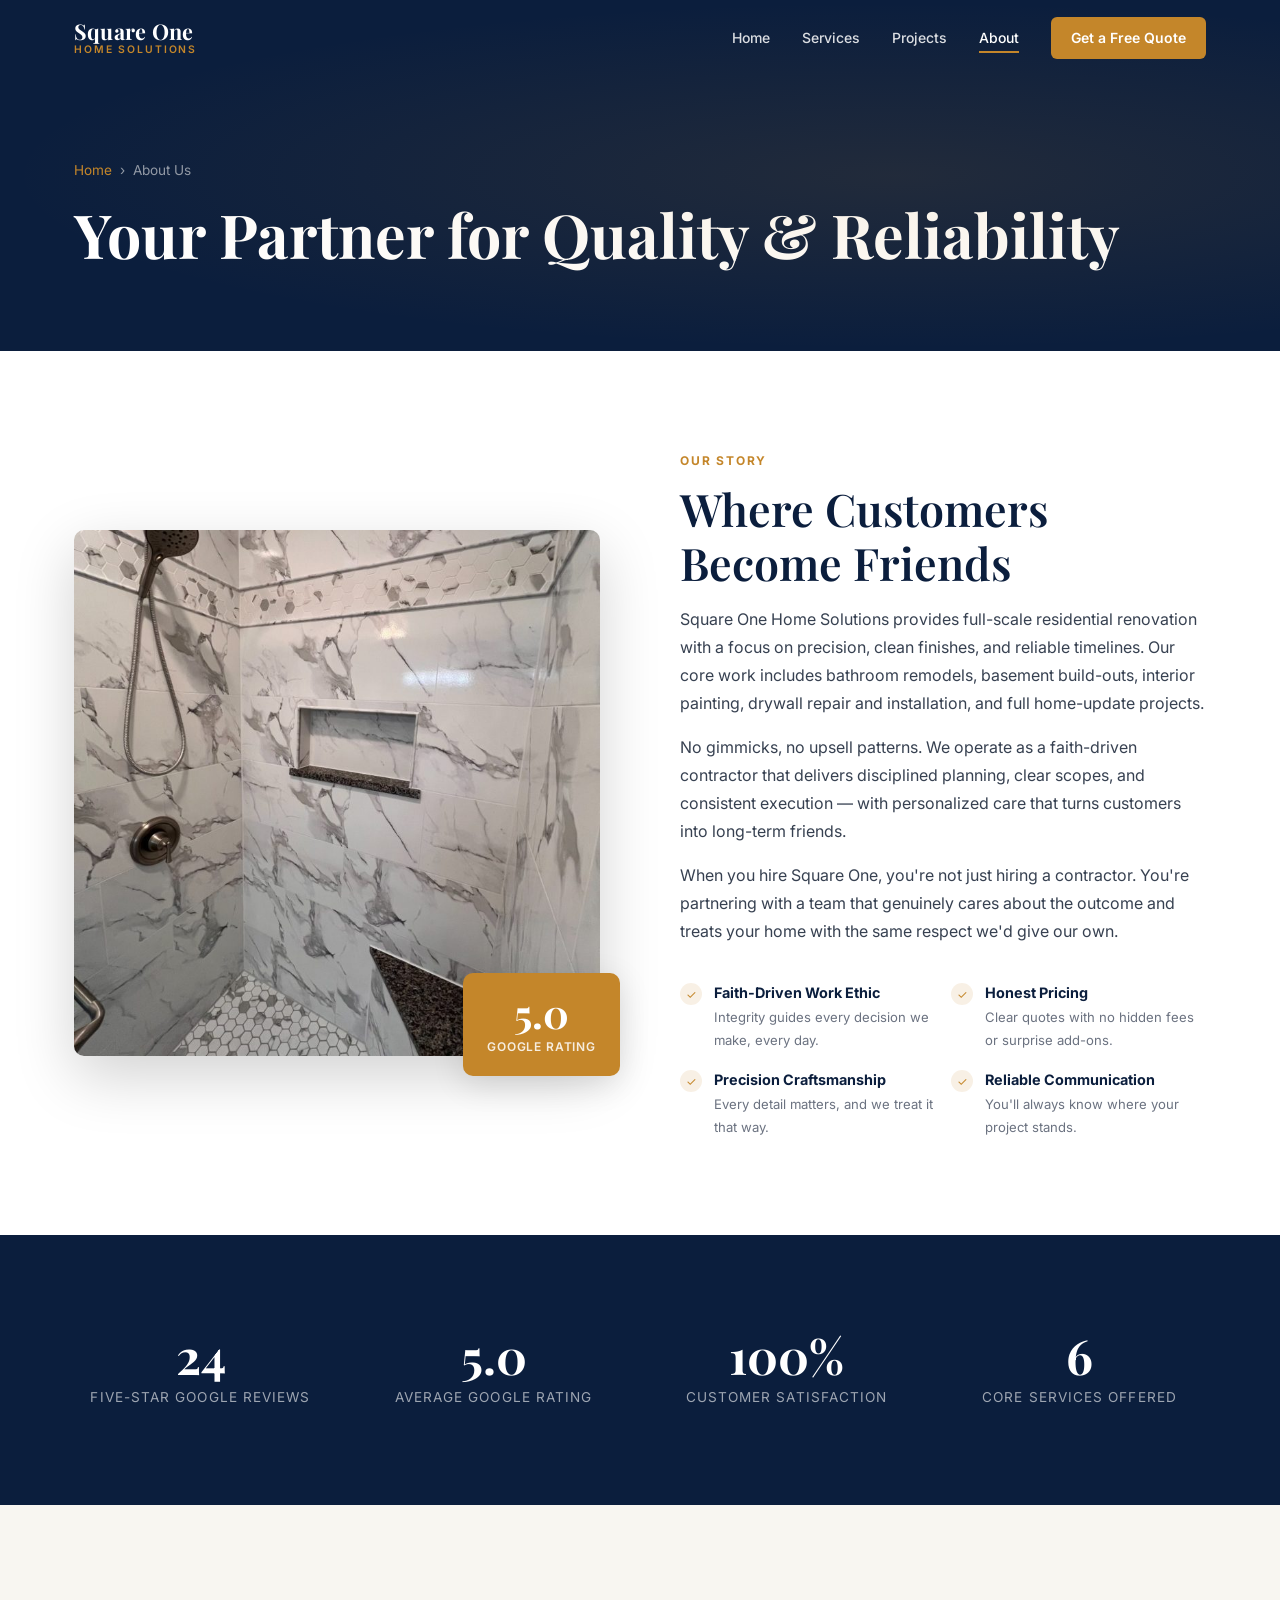
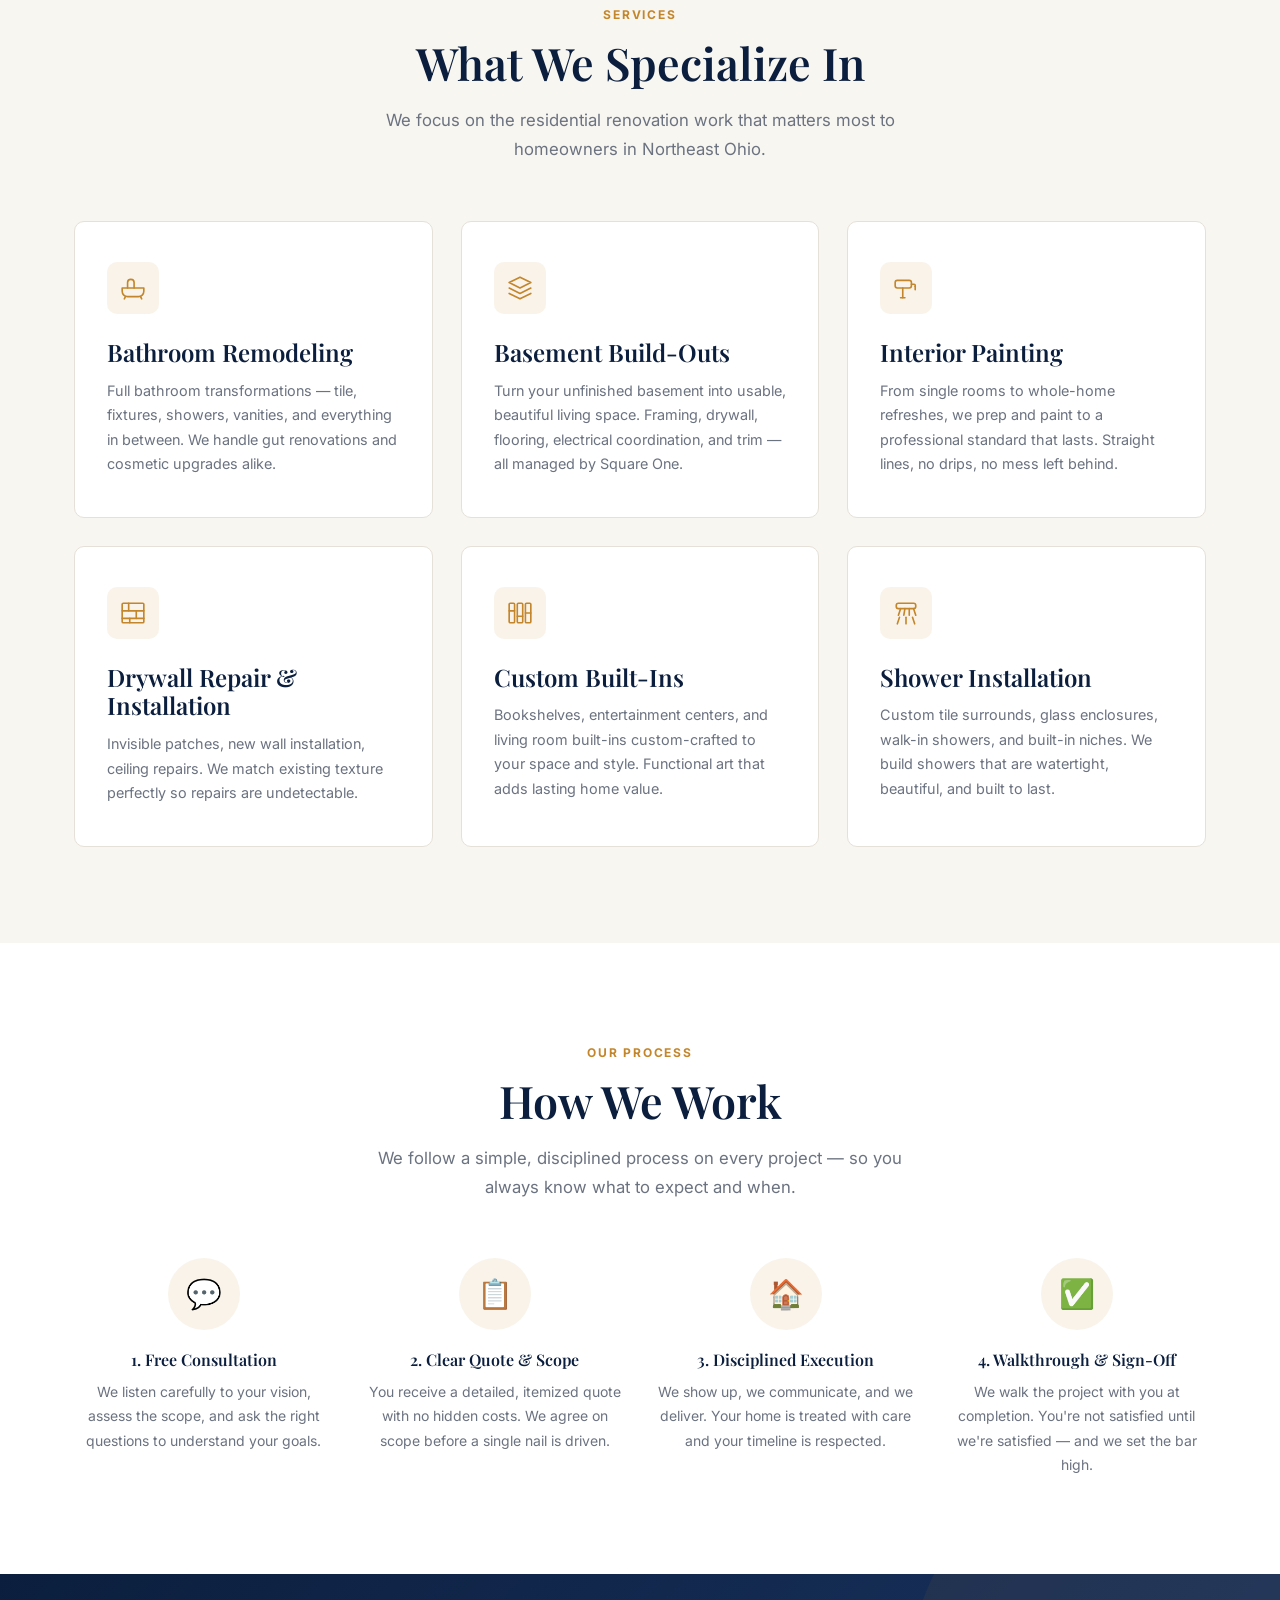
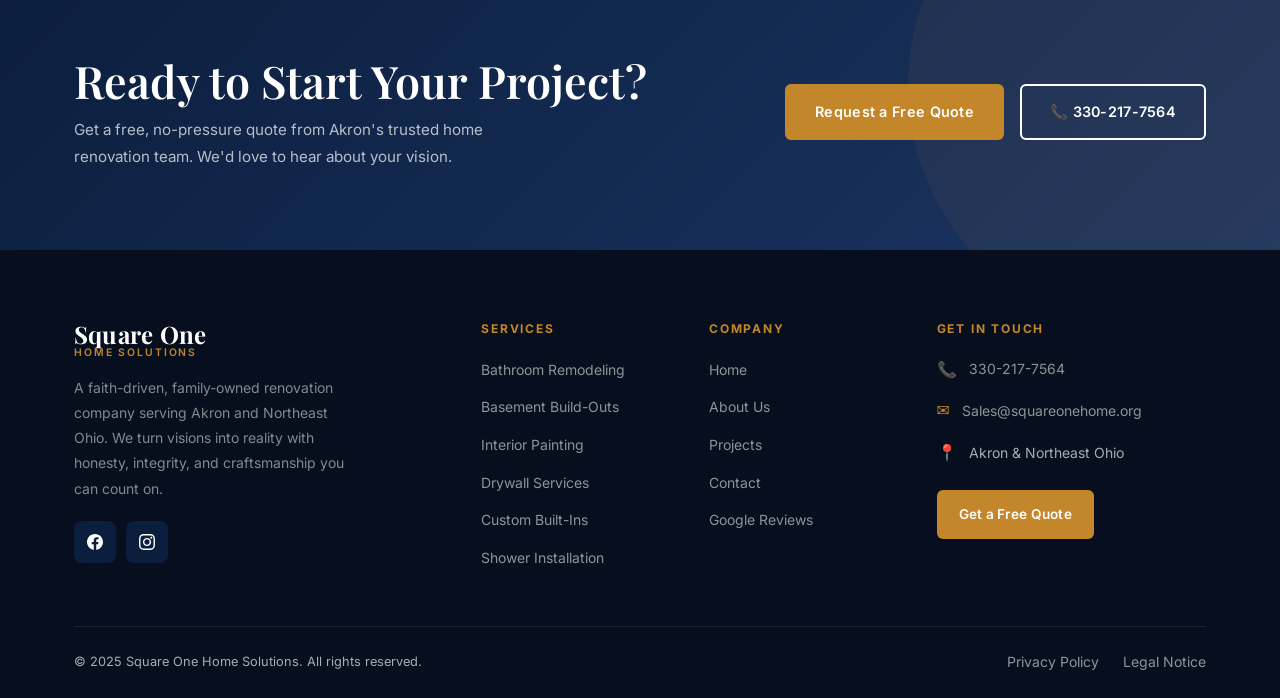
<file: about.html>
<!DOCTYPE html>
<html lang="en">
<head>
  <meta charset="UTF-8">
  <meta name="viewport" content="width=device-width, initial-scale=1.0">

  <title>About Us | Square One Home Solutions — Akron, OH Renovation Contractor</title>
  <meta name="description" content="Learn about Square One Home Solutions, Akron Ohio's faith-driven, family-owned home renovation contractor. Precision craftsmanship, honest pricing, and 24 five-star Google reviews.">
  <meta name="robots" content="index, follow">
  <link rel="canonical" href="https://www.squareonehome.org/about.html">

  <meta property="og:type" content="website">
  <meta property="og:url" content="https://www.squareonehome.org/about.html">
  <meta property="og:title" content="About Square One Home Solutions | Akron, OH">
  <meta property="og:description" content="Faith-driven, family-owned home renovation in Akron, Ohio. No gimmicks, no upsells — just disciplined craftsmanship and results that last.">
  <meta property="og:image" content="https://www.squareonehome.org/images/hero-main.jpg">

  <link rel="preconnect" href="https://fonts.googleapis.com">
  <link rel="preconnect" href="https://fonts.gstatic.com" crossorigin>
  <link href="https://fonts.googleapis.com/css2?family=Playfair+Display:wght@400;600;700&family=Inter:wght@300;400;500;600;700&display=swap" rel="stylesheet">
  <link rel="stylesheet" href="css/style.css">
</head>
<body>

  <!-- ══ HEADER ══ -->
  <header class="header scrolled" role="banner">
    <div class="container header-inner">
      <a href="index.html" class="logo" aria-label="Square One Home Solutions Home">
        <span class="logo-top">Square One</span>
        <span class="logo-bottom">Home Solutions</span>
      </a>
      <nav class="nav" role="navigation" aria-label="Main navigation">
        <a href="index.html" class="nav-link">Home</a>
        <a href="index.html#services" class="nav-link">Services</a>
        <a href="index.html#projects" class="nav-link">Projects</a>
        <a href="about.html" class="nav-link active">About</a>
        <a href="contact.html" class="nav-cta">Get a Free Quote</a>
      </nav>
      <button class="hamburger" aria-label="Toggle menu" aria-expanded="false">
        <span></span><span></span><span></span>
      </button>
    </div>
  </header>

  <nav class="mobile-nav" role="navigation" aria-label="Mobile navigation">
    <a href="index.html" class="mobile-nav-link">Home</a>
    <a href="index.html#services" class="mobile-nav-link">Services</a>
    <a href="index.html#projects" class="mobile-nav-link">Projects</a>
    <a href="about.html" class="mobile-nav-link">About</a>
    <a href="contact.html" class="mobile-nav-link nav-cta">Get a Free Quote</a>
  </nav>

  <main>

    <!-- ══ PAGE HERO ══ -->
    <div class="page-hero" role="banner" aria-label="About page header">
      <div class="container">
        <nav class="breadcrumb" aria-label="Breadcrumb">
          <a href="index.html">Home</a>
          <span aria-hidden="true">›</span>
          <span aria-current="page">About Us</span>
        </nav>
        <h1>Your Partner for Quality &amp; Reliability</h1>
      </div>
    </div>

    <!-- ══ MISSION SECTION ══ -->
    <section class="section" aria-labelledby="mission-heading">
      <div class="container">
        <div class="about-content">
          <div class="about-image-wrap fade-up">
            <img src="images/project-5.jpg" alt="Square One Home Solutions team working on a basement build-out renovation in Akron, Ohio" loading="lazy">
            <div class="about-badge-float">
              <div class="num">5.0</div>
              <div class="label">Google Rating</div>
            </div>
          </div>
          <div>
            <span class="section-label">Our Story</span>
            <h2 class="section-title fade-up" id="mission-heading">Where Customers Become Friends</h2>
            <p class="fade-up" style="color:#374151;">Square One Home Solutions provides full-scale residential renovation with a focus on precision, clean finishes, and reliable timelines. Our core work includes bathroom remodels, basement build-outs, interior painting, drywall repair and installation, and full home-update projects.</p>
            <p class="fade-up" style="color:#374151;margin-top:16px;">No gimmicks, no upsell patterns. We operate as a faith-driven contractor that delivers disciplined planning, clear scopes, and consistent execution — with personalized care that turns customers into long-term friends.</p>
            <p class="fade-up" style="color:#374151;margin-top:16px;">When you hire Square One, you're not just hiring a contractor. You're partnering with a team that genuinely cares about the outcome and treats your home with the same respect we'd give our own.</p>

            <div class="values-grid fade-up" style="margin-top:36px;">
              <div class="value-item">
                <div class="value-check" aria-hidden="true">✓</div>
                <div>
                  <strong>Faith-Driven Work Ethic</strong>
                  <p>Integrity guides every decision we make, every day.</p>
                </div>
              </div>
              <div class="value-item">
                <div class="value-check" aria-hidden="true">✓</div>
                <div>
                  <strong>Honest Pricing</strong>
                  <p>Clear quotes with no hidden fees or surprise add-ons.</p>
                </div>
              </div>
              <div class="value-item">
                <div class="value-check" aria-hidden="true">✓</div>
                <div>
                  <strong>Precision Craftsmanship</strong>
                  <p>Every detail matters, and we treat it that way.</p>
                </div>
              </div>
              <div class="value-item">
                <div class="value-check" aria-hidden="true">✓</div>
                <div>
                  <strong>Reliable Communication</strong>
                  <p>You'll always know where your project stands.</p>
                </div>
              </div>
            </div>
          </div>
        </div>
      </div>
    </section>

    <!-- ══ STATS ══ -->
    <section class="section section--dark" aria-label="Company statistics">
      <div class="container">
        <div style="display:grid;grid-template-columns:repeat(auto-fit,minmax(160px,1fr));gap:40px;text-align:center;">
          <div class="fade-up">
            <div class="hero-stat-num" style="font-size:3rem;">24</div>
            <div class="hero-stat-label" style="margin-top:8px;font-size:.85rem;">Five-Star Google Reviews</div>
          </div>
          <div class="fade-up">
            <div class="hero-stat-num" style="font-size:3rem;">5.0</div>
            <div class="hero-stat-label" style="margin-top:8px;font-size:.85rem;">Average Google Rating</div>
          </div>
          <div class="fade-up">
            <div class="hero-stat-num" style="font-size:3rem;">100%</div>
            <div class="hero-stat-label" style="margin-top:8px;font-size:.85rem;">Customer Satisfaction</div>
          </div>
          <div class="fade-up">
            <div class="hero-stat-num" style="font-size:3rem;">6</div>
            <div class="hero-stat-label" style="margin-top:8px;font-size:.85rem;">Core Services Offered</div>
          </div>
        </div>
      </div>
    </section>

    <!-- ══ SERVICES LIST ══ -->
    <section class="section section--warm" aria-labelledby="services-about-heading">
      <div class="container">
        <div class="section-header text-center">
          <span class="section-label">Services</span>
          <h2 class="section-title" id="services-about-heading">What We Specialize In</h2>
          <p class="section-subtitle">We focus on the residential renovation work that matters most to homeowners in Northeast Ohio.</p>
        </div>

        <div class="services-grid">
          <article class="service-card fade-up">
            <div class="service-icon" aria-hidden="true"><svg width="26" height="26" viewBox="0 0 24 24" fill="none" stroke="var(--gold)" stroke-width="1.5" stroke-linecap="round" stroke-linejoin="round"><path d="M2 12h20v3a5 5 0 01-5 5H7a5 5 0 01-5-5v-3z"/><path d="M7 12V7a3 3 0 016 0v5"/><line x1="5" y1="20" x2="4" y2="22"/><line x1="19" y1="20" x2="20" y2="22"/></svg></div>
            <h3>Bathroom Remodeling</h3>
            <p>Full bathroom transformations — tile, fixtures, showers, vanities, and everything in between. We handle gut renovations and cosmetic upgrades alike.</p>
          </article>
          <article class="service-card fade-up">
            <div class="service-icon" aria-hidden="true"><svg width="26" height="26" viewBox="0 0 24 24" fill="none" stroke="var(--gold)" stroke-width="1.5" stroke-linecap="round" stroke-linejoin="round"><polygon points="12 2 2 7 12 12 22 7"/><polyline points="2 12 12 17 22 12"/><polyline points="2 17 12 22 22 17"/></svg></div>
            <h3>Basement Build-Outs</h3>
            <p>Turn your unfinished basement into usable, beautiful living space. Framing, drywall, flooring, electrical coordination, and trim — all managed by Square One.</p>
          </article>
          <article class="service-card fade-up">
            <div class="service-icon" aria-hidden="true"><svg width="26" height="26" viewBox="0 0 24 24" fill="none" stroke="var(--gold)" stroke-width="1.5" stroke-linecap="round" stroke-linejoin="round"><rect x="2" y="5" width="15" height="7" rx="2"/><path d="M17 8.5h2.5a1 1 0 011 1v1"/><path d="M20.5 10.5v3"/><line x1="9" y1="12" x2="9" y2="21"/><line x1="7" y1="21" x2="11" y2="21"/></svg></div>
            <h3>Interior Painting</h3>
            <p>From single rooms to whole-home refreshes, we prep and paint to a professional standard that lasts. Straight lines, no drips, no mess left behind.</p>
          </article>
          <article class="service-card fade-up">
            <div class="service-icon" aria-hidden="true"><svg width="26" height="26" viewBox="0 0 24 24" fill="none" stroke="var(--gold)" stroke-width="1.5" stroke-linecap="round" stroke-linejoin="round"><rect x="2" y="3" width="20" height="18" rx="1"/><line x1="2" y1="10" x2="22" y2="10"/><line x1="2" y1="17" x2="22" y2="17"/><line x1="8" y1="3" x2="8" y2="10"/><line x1="15" y1="10" x2="15" y2="17"/><line x1="9" y1="17" x2="9" y2="21"/></svg></div>
            <h3>Drywall Repair &amp; Installation</h3>
            <p>Invisible patches, new wall installation, ceiling repairs. We match existing texture perfectly so repairs are undetectable.</p>
          </article>
          <article class="service-card fade-up">
            <div class="service-icon" aria-hidden="true"><svg width="26" height="26" viewBox="0 0 24 24" fill="none" stroke="var(--gold)" stroke-width="1.5" stroke-linecap="round" stroke-linejoin="round"><rect x="2" y="3" width="5" height="18" rx="1"/><rect x="9.5" y="3" width="5" height="18" rx="1"/><rect x="17" y="3" width="5" height="18" rx="1"/><line x1="2" y1="10" x2="7" y2="10"/><line x1="9.5" y1="15" x2="14.5" y2="15"/><line x1="17" y1="12" x2="22" y2="12"/></svg></div>
            <h3>Custom Built-Ins</h3>
            <p>Bookshelves, entertainment centers, and living room built-ins custom-crafted to your space and style. Functional art that adds lasting home value.</p>
          </article>
          <article class="service-card fade-up">
            <div class="service-icon" aria-hidden="true"><svg width="26" height="26" viewBox="0 0 24 24" fill="none" stroke="var(--gold)" stroke-width="1.5" stroke-linecap="round" stroke-linejoin="round"><rect x="3" y="3" width="18" height="5" rx="2"/><line x1="7" y1="8" x2="5" y2="14"/><line x1="11" y1="8" x2="10" y2="14"/><line x1="15" y1="8" x2="15" y2="14"/><line x1="19" y1="8" x2="21" y2="14"/><line x1="6" y1="16" x2="4" y2="22"/><line x1="12" y1="16" x2="12" y2="22"/><line x1="18" y1="16" x2="20" y2="22"/></svg></div>
            <h3>Shower Installation</h3>
            <p>Custom tile surrounds, glass enclosures, walk-in showers, and built-in niches. We build showers that are watertight, beautiful, and built to last.</p>
          </article>
        </div>
      </div>
    </section>

    <!-- ══ APPROACH ══ -->
    <section class="section" aria-labelledby="approach-heading">
      <div class="container">
        <div class="section-header text-center">
          <span class="section-label">Our Process</span>
          <h2 class="section-title" id="approach-heading">How We Work</h2>
          <p class="section-subtitle">We follow a simple, disciplined process on every project — so you always know what to expect and when.</p>
        </div>
        <div class="features-grid">
          <div class="feature-item fade-up">
            <div class="feature-icon-wrap" aria-hidden="true">💬</div>
            <h3>1. Free Consultation</h3>
            <p>We listen carefully to your vision, assess the scope, and ask the right questions to understand your goals.</p>
          </div>
          <div class="feature-item fade-up">
            <div class="feature-icon-wrap" aria-hidden="true">📋</div>
            <h3>2. Clear Quote &amp; Scope</h3>
            <p>You receive a detailed, itemized quote with no hidden costs. We agree on scope before a single nail is driven.</p>
          </div>
          <div class="feature-item fade-up">
            <div class="feature-icon-wrap" aria-hidden="true">🏠</div>
            <h3>3. Disciplined Execution</h3>
            <p>We show up, we communicate, and we deliver. Your home is treated with care and your timeline is respected.</p>
          </div>
          <div class="feature-item fade-up">
            <div class="feature-icon-wrap" aria-hidden="true">✅</div>
            <h3>4. Walkthrough &amp; Sign-Off</h3>
            <p>We walk the project with you at completion. You're not satisfied until we're satisfied — and we set the bar high.</p>
          </div>
        </div>
      </div>
    </section>

    <!-- ══ CTA BANNER ══ -->
    <section class="cta-banner" aria-label="Call to action">
      <div class="container">
        <div class="cta-inner">
          <div class="cta-text fade-up">
            <h2>Ready to Start Your Project?</h2>
            <p>Get a free, no-pressure quote from Akron's trusted home renovation team. We'd love to hear about your vision.</p>
          </div>
          <div class="cta-actions fade-up">
            <a href="contact.html" class="btn btn-primary">Request a Free Quote</a>
            <a href="tel:+13302177564" class="btn btn-outline">📞 330-217-7564</a>
          </div>
        </div>
      </div>
    </section>

  </main>

  <!-- ══ FOOTER ══ -->
  <footer class="footer" role="contentinfo">
    <div class="container">
      <div class="footer-grid">
        <div class="footer-brand">
          <a href="index.html" class="logo" aria-label="Square One Home Solutions">
            <span class="logo-top">Square One</span>
            <span class="logo-bottom">Home Solutions</span>
          </a>
          <p>A faith-driven, family-owned renovation company serving Akron and Northeast Ohio. We turn visions into reality with honesty, integrity, and craftsmanship you can count on.</p>
          <div class="footer-social">
            <a href="https://www.facebook.com/521658031037612" class="social-btn" target="_blank" rel="noopener noreferrer" aria-label="Facebook">
              <svg width="16" height="16" viewBox="0 0 24 24" fill="currentColor"><path d="M24 12.073c0-6.627-5.373-12-12-12s-12 5.373-12 12c0 5.99 4.388 10.954 10.125 11.854v-8.385H7.078v-3.47h3.047V9.43c0-3.007 1.792-4.669 4.533-4.669 1.312 0 2.686.235 2.686.235v2.953H15.83c-1.491 0-1.956.925-1.956 1.874v2.25h3.328l-.532 3.47h-2.796v8.385C19.612 23.027 24 18.062 24 12.073z"/></svg>
            </a>
            <a href="https://www.instagram.com/squareone_home" class="social-btn" target="_blank" rel="noopener noreferrer" aria-label="Instagram">
              <svg width="16" height="16" viewBox="0 0 24 24" fill="currentColor"><path d="M12 2.163c3.204 0 3.584.012 4.85.07 3.252.148 4.771 1.691 4.919 4.919.058 1.265.069 1.645.069 4.849 0 3.205-.012 3.584-.069 4.849-.149 3.225-1.664 4.771-4.919 4.919-1.266.058-1.644.07-4.85.07-3.204 0-3.584-.012-4.849-.07-3.26-.149-4.771-1.699-4.919-4.92-.058-1.265-.07-1.644-.07-4.849 0-3.204.013-3.583.07-4.849.149-3.227 1.664-4.771 4.919-4.919 1.266-.057 1.645-.069 4.849-.069zm0-2.163c-3.259 0-3.667.014-4.947.072-4.358.2-6.78 2.618-6.98 6.98-.059 1.281-.073 1.689-.073 4.948 0 3.259.014 3.668.072 4.948.2 4.358 2.618 6.78 6.98 6.98 1.281.058 1.689.072 4.948.072 3.259 0 3.668-.014 4.948-.072 4.354-.2 6.782-2.618 6.979-6.98.059-1.28.073-1.689.073-4.948 0-3.259-.014-3.667-.072-4.947-.196-4.354-2.617-6.78-6.979-6.98-1.281-.059-1.69-.073-4.949-.073zm0 5.838c-3.403 0-6.162 2.759-6.162 6.162s2.759 6.163 6.162 6.163 6.162-2.759 6.162-6.163c0-3.403-2.759-6.162-6.162-6.162zm0 10.162c-2.209 0-4-1.79-4-4 0-2.209 1.791-4 4-4s4 1.791 4 4c0 2.21-1.791 4-4 4zm6.406-11.845c-.796 0-1.441.645-1.441 1.44s.645 1.44 1.441 1.44c.795 0 1.439-.645 1.439-1.44s-.644-1.44-1.439-1.44z"/></svg>
            </a>
          </div>
        </div>
        <div>
          <h4 class="footer-heading">Services</h4>
          <ul class="footer-links">
            <li><a href="contact.html" class="footer-link">Bathroom Remodeling</a></li>
            <li><a href="contact.html" class="footer-link">Basement Build-Outs</a></li>
            <li><a href="contact.html" class="footer-link">Interior Painting</a></li>
            <li><a href="contact.html" class="footer-link">Drywall Services</a></li>
            <li><a href="contact.html" class="footer-link">Custom Built-Ins</a></li>
            <li><a href="contact.html" class="footer-link">Shower Installation</a></li>
          </ul>
        </div>
        <div>
          <h4 class="footer-heading">Company</h4>
          <ul class="footer-links">
            <li><a href="index.html" class="footer-link">Home</a></li>
            <li><a href="about.html" class="footer-link">About Us</a></li>
            <li><a href="index.html#projects" class="footer-link">Projects</a></li>
            <li><a href="contact.html" class="footer-link">Contact</a></li>
            <li><a href="https://share.google/Bv9INRR4lbQwHHFZZ" target="_blank" rel="noopener noreferrer" class="footer-link">Google Reviews</a></li>
          </ul>
        </div>
        <div>
          <h4 class="footer-heading">Get In Touch</h4>
          <div class="footer-contact-item"><span class="icon">📞</span><a href="tel:+13302177564" class="footer-link">330-217-7564</a></div>
          <div class="footer-contact-item"><span class="icon">✉️</span><a href="mailto:Sales@squareonehome.org" class="footer-link">Sales@squareonehome.org</a></div>
          <div class="footer-contact-item"><span class="icon">📍</span><span>Akron &amp; Northeast Ohio</span></div>
          <div style="margin-top:24px;"><a href="contact.html" class="btn btn-primary" style="font-size:.85rem;padding:12px 20px;">Get a Free Quote</a></div>
        </div>
      </div>
      <div class="footer-bottom">
        <span>© 2025 Square One Home Solutions. All rights reserved.</span>
        <div class="footer-bottom-links">
          <a href="contact.html#privacy" class="footer-link">Privacy Policy</a>
          <a href="contact.html#legal" class="footer-link">Legal Notice</a>
        </div>
      </div>
    </div>
  </footer>

  <script src="js/main.js" defer></script>
</body>
</html>
</file>
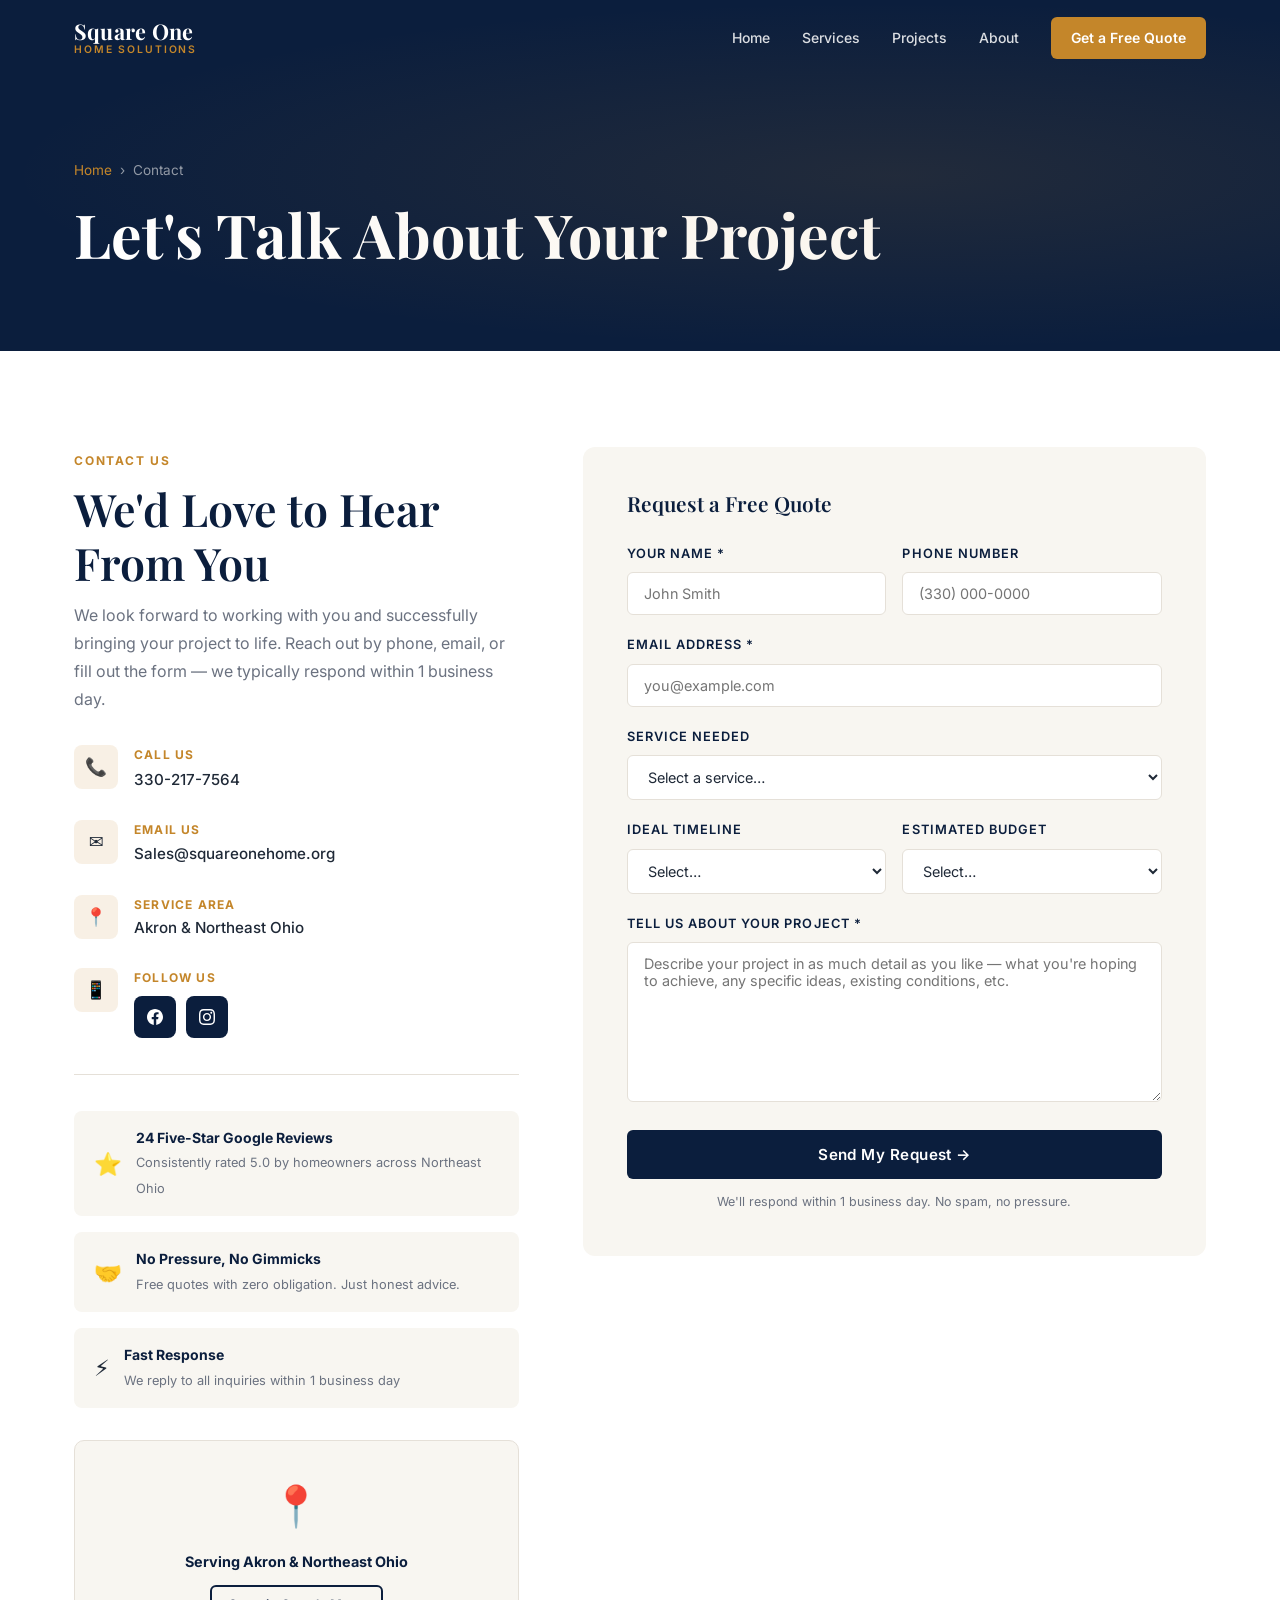
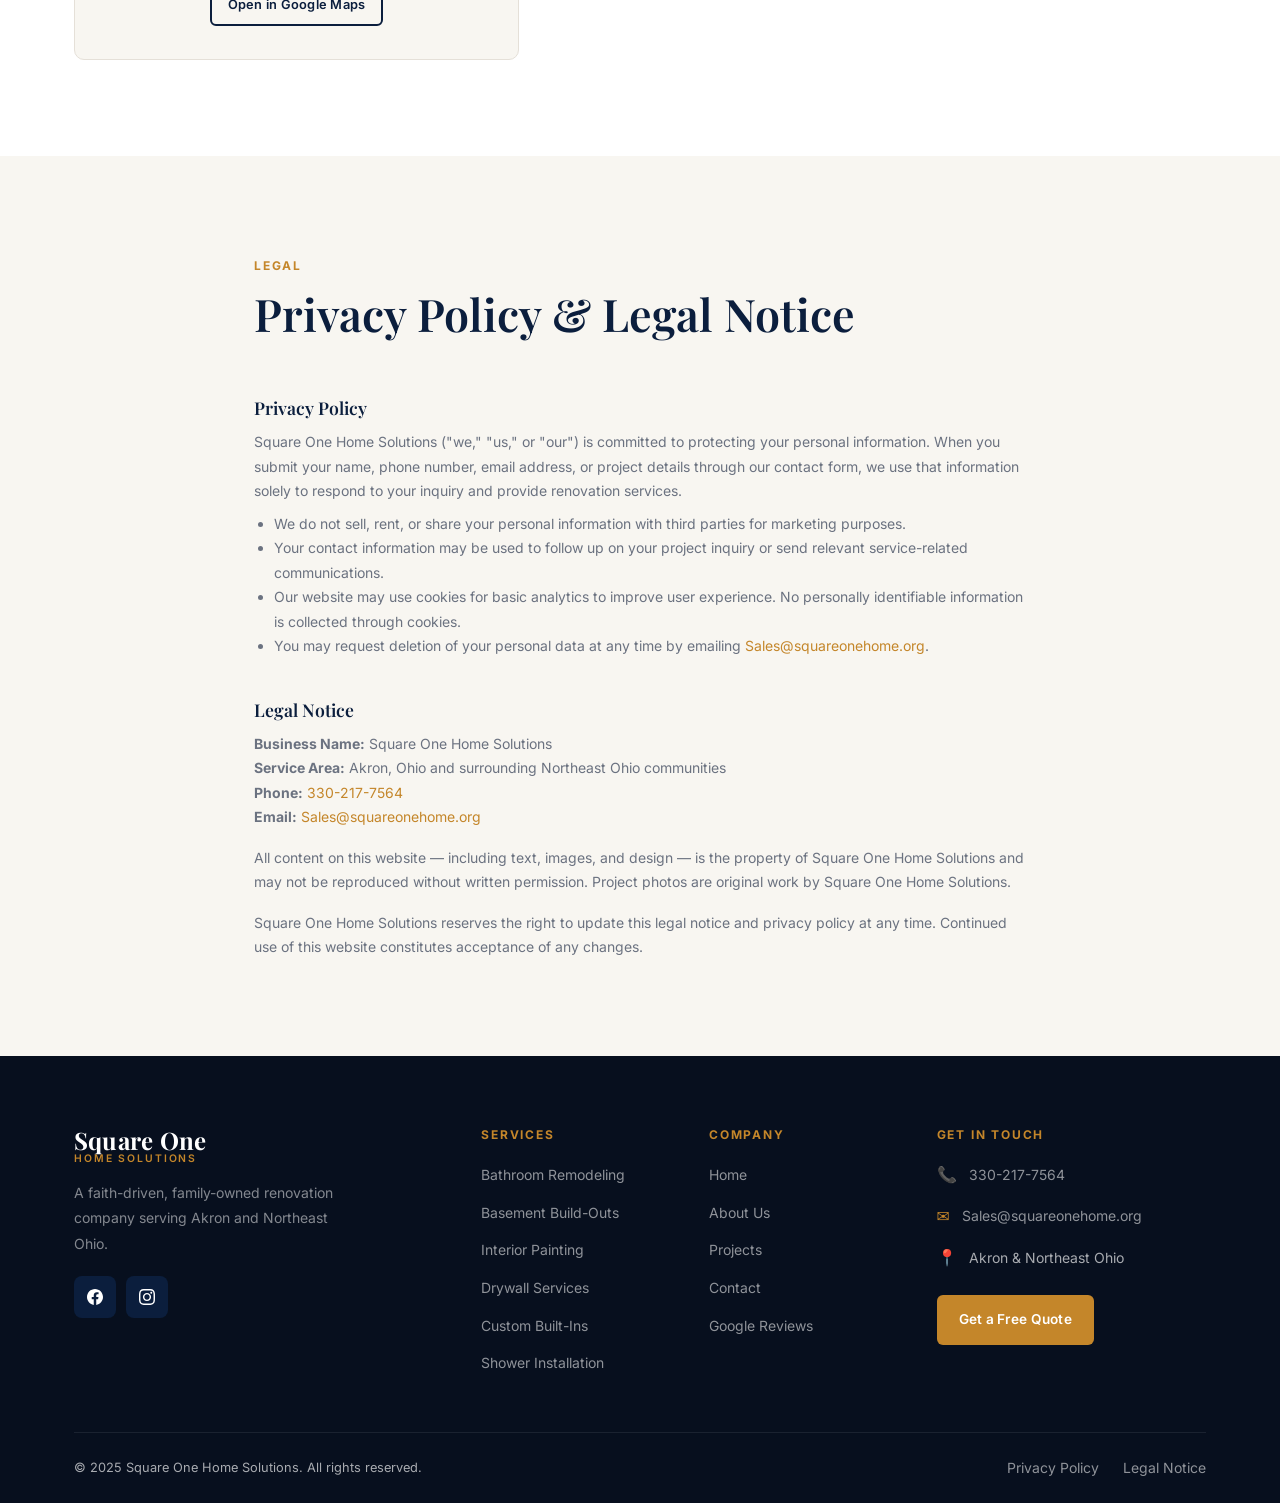
<file: contact.html>
<!DOCTYPE html>
<html lang="en">
<head>
  <meta charset="UTF-8">
  <meta name="viewport" content="width=device-width, initial-scale=1.0">

  <title>Contact | Square One Home Solutions — Free Renovation Quote in Akron, OH</title>
  <meta name="description" content="Contact Square One Home Solutions for a free, no-obligation renovation quote in Akron, Ohio. Call 330-217-7564 or email Sales@squareonehome.org. Bathroom remodels, basements, painting & more.">
  <meta name="robots" content="index, follow">
  <link rel="canonical" href="https://www.squareonehome.org/contact.html">

  <meta property="og:type" content="website">
  <meta property="og:url" content="https://www.squareonehome.org/contact.html">
  <meta property="og:title" content="Contact Square One Home Solutions | Free Quote in Akron, OH">
  <meta property="og:description" content="Get your free renovation quote today. Call 330-217-7564 or fill out our contact form. Serving Akron and Northeast Ohio.">
  <meta property="og:image" content="https://www.squareonehome.org/images/hero-main.jpg">

  <link rel="preconnect" href="https://fonts.googleapis.com">
  <link rel="preconnect" href="https://fonts.gstatic.com" crossorigin>
  <link href="https://fonts.googleapis.com/css2?family=Playfair+Display:wght@400;600;700&family=Inter:wght@300;400;500;600;700&display=swap" rel="stylesheet">
  <link rel="stylesheet" href="css/style.css">

  <style>
    .contact-page-grid {
      display: grid;
      grid-template-columns: 1fr 1.4fr;
      gap: 64px;
      align-items: start;
    }
    .trust-badges {
      display: flex;
      flex-direction: column;
      gap: 16px;
      margin-top: 36px;
      padding-top: 36px;
      border-top: 1px solid var(--border);
    }
    .trust-badge {
      display: flex;
      align-items: center;
      gap: 14px;
      padding: 16px 20px;
      background: var(--warm-bg);
      border-radius: 8px;
    }
    .trust-badge-icon { font-size: 1.4rem; }
    .trust-badge-text strong {
      display: block;
      font-size: .875rem;
      color: var(--navy);
    }
    .trust-badge-text span {
      font-size: .8rem;
      color: var(--text-muted);
    }
    .map-placeholder {
      margin-top: 32px;
      background: var(--warm-bg);
      border-radius: 10px;
      height: 220px;
      display: flex;
      flex-direction: column;
      align-items: center;
      justify-content: center;
      gap: 12px;
      color: var(--text-muted);
      font-size: .9rem;
      border: 1px solid var(--border);
    }
    .map-placeholder .map-icon { font-size: 2.5rem; }
    .policy-section { margin-top: 20px; }
    .policy-section h3 { color: var(--navy); margin-bottom: 12px; font-size: 1.1rem; }
    .policy-section p, .policy-section li {
      font-size: .875rem;
      color: var(--text-muted);
      line-height: 1.75;
    }
    .policy-section ul { padding-left: 20px; margin-top: 8px; list-style: disc; }
    @media (max-width: 900px) {
      .contact-page-grid { grid-template-columns: 1fr; }
    }
  </style>
</head>
<body>

  <!-- ══ HEADER ══ -->
  <header class="header scrolled" role="banner">
    <div class="container header-inner">
      <a href="index.html" class="logo" aria-label="Square One Home Solutions Home">
        <span class="logo-top">Square One</span>
        <span class="logo-bottom">Home Solutions</span>
      </a>
      <nav class="nav" role="navigation" aria-label="Main navigation">
        <a href="index.html" class="nav-link">Home</a>
        <a href="index.html#services" class="nav-link">Services</a>
        <a href="index.html#projects" class="nav-link">Projects</a>
        <a href="about.html" class="nav-link">About</a>
        <a href="contact.html" class="nav-cta active">Get a Free Quote</a>
      </nav>
      <button class="hamburger" aria-label="Toggle menu" aria-expanded="false">
        <span></span><span></span><span></span>
      </button>
    </div>
  </header>

  <nav class="mobile-nav" role="navigation" aria-label="Mobile navigation">
    <a href="index.html" class="mobile-nav-link">Home</a>
    <a href="index.html#services" class="mobile-nav-link">Services</a>
    <a href="index.html#projects" class="mobile-nav-link">Projects</a>
    <a href="about.html" class="mobile-nav-link">About</a>
    <a href="contact.html" class="mobile-nav-link nav-cta">Get a Free Quote</a>
  </nav>

  <main>

    <!-- ══ PAGE HERO ══ -->
    <div class="page-hero" role="banner" aria-label="Contact page header">
      <div class="container">
        <nav class="breadcrumb" aria-label="Breadcrumb">
          <a href="index.html">Home</a>
          <span aria-hidden="true">›</span>
          <span aria-current="page">Contact</span>
        </nav>
        <h1>Let's Talk About Your Project</h1>
      </div>
    </div>

    <!-- ══ CONTACT MAIN ══ -->
    <section class="section" aria-labelledby="contact-main-heading">
      <div class="container">
        <div class="contact-page-grid">

          <!-- Left: Info -->
          <div>
            <span class="section-label">Contact Us</span>
            <h2 class="contact-info-title fade-up" id="contact-main-heading">We'd Love to Hear From You</h2>
            <p class="fade-up" style="margin-bottom:32px;">We look forward to working with you and successfully bringing your project to life. Reach out by phone, email, or fill out the form — we typically respond within 1 business day.</p>

            <div class="contact-info-item fade-up">
              <div class="contact-info-icon" aria-hidden="true">📞</div>
              <div>
                <div class="contact-info-label">Call Us</div>
                <a href="tel:+13302177564" class="contact-info-value">330-217-7564</a>
              </div>
            </div>

            <div class="contact-info-item fade-up">
              <div class="contact-info-icon" aria-hidden="true">✉️</div>
              <div>
                <div class="contact-info-label">Email Us</div>
                <a href="mailto:Sales@squareonehome.org" class="contact-info-value">Sales@squareonehome.org</a>
              </div>
            </div>

            <div class="contact-info-item fade-up">
              <div class="contact-info-icon" aria-hidden="true">📍</div>
              <div>
                <div class="contact-info-label">Service Area</div>
                <div class="contact-info-value">Akron &amp; Northeast Ohio</div>
              </div>
            </div>

            <div class="contact-info-item fade-up">
              <div class="contact-info-icon" aria-hidden="true">📱</div>
              <div>
                <div class="contact-info-label">Follow Us</div>
                <div style="display:flex;gap:10px;margin-top:8px;">
                  <a href="https://www.facebook.com/521658031037612" class="social-btn" target="_blank" rel="noopener noreferrer" aria-label="Facebook">
                    <svg width="16" height="16" viewBox="0 0 24 24" fill="currentColor"><path d="M24 12.073c0-6.627-5.373-12-12-12s-12 5.373-12 12c0 5.99 4.388 10.954 10.125 11.854v-8.385H7.078v-3.47h3.047V9.43c0-3.007 1.792-4.669 4.533-4.669 1.312 0 2.686.235 2.686.235v2.953H15.83c-1.491 0-1.956.925-1.956 1.874v2.25h3.328l-.532 3.47h-2.796v8.385C19.612 23.027 24 18.062 24 12.073z"/></svg>
                  </a>
                  <a href="https://www.instagram.com/squareone_home" class="social-btn" target="_blank" rel="noopener noreferrer" aria-label="Instagram (@squareone_home)">
                    <svg width="16" height="16" viewBox="0 0 24 24" fill="currentColor"><path d="M12 2.163c3.204 0 3.584.012 4.85.07 3.252.148 4.771 1.691 4.919 4.919.058 1.265.069 1.645.069 4.849 0 3.205-.012 3.584-.069 4.849-.149 3.225-1.664 4.771-4.919 4.919-1.266.058-1.644.07-4.85.07-3.204 0-3.584-.012-4.849-.07-3.26-.149-4.771-1.699-4.919-4.92-.058-1.265-.07-1.644-.07-4.849 0-3.204.013-3.583.07-4.849.149-3.227 1.664-4.771 4.919-4.919 1.266-.057 1.645-.069 4.849-.069zm0-2.163c-3.259 0-3.667.014-4.947.072-4.358.2-6.78 2.618-6.98 6.98-.059 1.281-.073 1.689-.073 4.948 0 3.259.014 3.668.072 4.948.2 4.358 2.618 6.78 6.98 6.98 1.281.058 1.689.072 4.948.072 3.259 0 3.668-.014 4.948-.072 4.354-.2 6.782-2.618 6.979-6.98.059-1.28.073-1.689.073-4.948 0-3.259-.014-3.667-.072-4.947-.196-4.354-2.617-6.78-6.979-6.98-1.281-.059-1.69-.073-4.949-.073zm0 5.838c-3.403 0-6.162 2.759-6.162 6.162s2.759 6.163 6.162 6.163 6.162-2.759 6.162-6.163c0-3.403-2.759-6.162-6.162-6.162zm0 10.162c-2.209 0-4-1.79-4-4 0-2.209 1.791-4 4-4s4 1.791 4 4c0 2.21-1.791 4-4 4zm6.406-11.845c-.796 0-1.441.645-1.441 1.44s.645 1.44 1.441 1.44c.795 0 1.439-.645 1.439-1.44s-.644-1.44-1.439-1.44z"/></svg>
                  </a>
                </div>
              </div>
            </div>

            <div class="trust-badges fade-up" aria-label="Trust indicators">
              <div class="trust-badge">
                <div class="trust-badge-icon" aria-hidden="true">⭐</div>
                <div class="trust-badge-text">
                  <strong>24 Five-Star Google Reviews</strong>
                  <span>Consistently rated 5.0 by homeowners across Northeast Ohio</span>
                </div>
              </div>
              <div class="trust-badge">
                <div class="trust-badge-icon" aria-hidden="true">🤝</div>
                <div class="trust-badge-text">
                  <strong>No Pressure, No Gimmicks</strong>
                  <span>Free quotes with zero obligation. Just honest advice.</span>
                </div>
              </div>
              <div class="trust-badge">
                <div class="trust-badge-icon" aria-hidden="true">⚡</div>
                <div class="trust-badge-text">
                  <strong>Fast Response</strong>
                  <span>We reply to all inquiries within 1 business day</span>
                </div>
              </div>
            </div>

            <div class="map-placeholder" aria-label="Service area map">
              <div class="map-icon" aria-hidden="true">📍</div>
              <div><strong style="color:var(--navy);">Serving Akron &amp; Northeast Ohio</strong></div>
              <a href="https://maps.google.com/?q=Akron,+Ohio" target="_blank" rel="noopener noreferrer" class="btn btn-outline-dark" style="font-size:.8rem;padding:8px 16px;">Open in Google Maps</a>
            </div>
          </div>

          <!-- Right: Form -->
          <div class="contact-form fade-up" role="form" aria-label="Project inquiry form">
            <h3>Request a Free Quote</h3>
            <form class="js-contact-form" action="https://formspree.io/f/your-form-id" method="POST" novalidate>
              <div class="form-row">
                <div class="form-group">
                  <label for="c-name">Your Name *</label>
                  <input type="text" id="c-name" name="name" placeholder="John Smith" required autocomplete="name">
                </div>
                <div class="form-group">
                  <label for="c-phone">Phone Number</label>
                  <input type="tel" id="c-phone" name="phone" placeholder="(330) 000-0000" autocomplete="tel">
                </div>
              </div>
              <div class="form-group">
                <label for="c-email">Email Address *</label>
                <input type="email" id="c-email" name="email" placeholder="you@example.com" required autocomplete="email">
              </div>
              <div class="form-group">
                <label for="c-service">Service Needed</label>
                <select id="c-service" name="service">
                  <option value="">Select a service…</option>
                  <option>Bathroom Remodeling</option>
                  <option>Basement Build-Out</option>
                  <option>Interior Painting</option>
                  <option>Drywall Repair / Installation</option>
                  <option>Custom Built-Ins</option>
                  <option>Shower Installation</option>
                  <option>Full Home Update</option>
                  <option>Other / Multiple Services</option>
                </select>
              </div>
              <div class="form-row">
                <div class="form-group">
                  <label for="c-timeline">Ideal Timeline</label>
                  <select id="c-timeline" name="timeline">
                    <option value="">Select…</option>
                    <option>ASAP</option>
                    <option>Within 1 month</option>
                    <option>1–3 months</option>
                    <option>3–6 months</option>
                    <option>Just exploring</option>
                  </select>
                </div>
                <div class="form-group">
                  <label for="c-budget">Estimated Budget</label>
                  <select id="c-budget" name="budget">
                    <option value="">Select…</option>
                    <option>Under $5,000</option>
                    <option>$5,000–$15,000</option>
                    <option>$15,000–$30,000</option>
                    <option>$30,000+</option>
                    <option>Not sure yet</option>
                  </select>
                </div>
              </div>
              <div class="form-group">
                <label for="c-message">Tell Us About Your Project *</label>
                <textarea id="c-message" name="message" placeholder="Describe your project in as much detail as you like — what you're hoping to achieve, any specific ideas, existing conditions, etc." required style="min-height:160px;"></textarea>
              </div>
              <button type="submit" class="form-submit">Send My Request →</button>
              <p style="font-size:.78rem;color:var(--text-muted);margin-top:12px;text-align:center;">
                We'll respond within 1 business day. No spam, no pressure.
              </p>
            </form>
            <div class="form-success" aria-live="polite">
              <div class="check">✅</div>
              <p><strong>Thank you! Your message has been sent.</strong><br>We'll be in touch within 1 business day to discuss your project.</p>
            </div>
          </div>

        </div>
      </div>
    </section>

    <!-- ══ LEGAL / PRIVACY ══ -->
    <section class="section section--warm" aria-label="Legal information" id="privacy">
      <div class="container" style="max-width:820px;">
        <div class="section-header">
          <span class="section-label">Legal</span>
          <h2 class="section-title" id="legal">Privacy Policy &amp; Legal Notice</h2>
        </div>

        <div id="privacy" class="policy-section">
          <h3>Privacy Policy</h3>
          <p>Square One Home Solutions ("we," "us," or "our") is committed to protecting your personal information. When you submit your name, phone number, email address, or project details through our contact form, we use that information solely to respond to your inquiry and provide renovation services.</p>
          <ul>
            <li>We do not sell, rent, or share your personal information with third parties for marketing purposes.</li>
            <li>Your contact information may be used to follow up on your project inquiry or send relevant service-related communications.</li>
            <li>Our website may use cookies for basic analytics to improve user experience. No personally identifiable information is collected through cookies.</li>
            <li>You may request deletion of your personal data at any time by emailing <a href="mailto:Sales@squareonehome.org" style="color:var(--gold);">Sales@squareonehome.org</a>.</li>
          </ul>
        </div>

        <div id="legal" class="policy-section" style="margin-top:40px;">
          <h3>Legal Notice</h3>
          <p><strong>Business Name:</strong> Square One Home Solutions<br>
          <strong>Service Area:</strong> Akron, Ohio and surrounding Northeast Ohio communities<br>
          <strong>Phone:</strong> <a href="tel:+13302177564" style="color:var(--gold);">330-217-7564</a><br>
          <strong>Email:</strong> <a href="mailto:Sales@squareonehome.org" style="color:var(--gold);">Sales@squareonehome.org</a></p>
          <p style="margin-top:16px;">All content on this website — including text, images, and design — is the property of Square One Home Solutions and may not be reproduced without written permission. Project photos are original work by Square One Home Solutions.</p>
          <p style="margin-top:16px;">Square One Home Solutions reserves the right to update this legal notice and privacy policy at any time. Continued use of this website constitutes acceptance of any changes.</p>
        </div>
      </div>
    </section>

  </main>

  <!-- ══ FOOTER ══ -->
  <footer class="footer" role="contentinfo">
    <div class="container">
      <div class="footer-grid">
        <div class="footer-brand">
          <a href="index.html" class="logo"><span class="logo-top">Square One</span><span class="logo-bottom">Home Solutions</span></a>
          <p>A faith-driven, family-owned renovation company serving Akron and Northeast Ohio.</p>
          <div class="footer-social">
            <a href="https://www.facebook.com/521658031037612" class="social-btn" target="_blank" rel="noopener noreferrer" aria-label="Facebook">
              <svg width="16" height="16" viewBox="0 0 24 24" fill="currentColor"><path d="M24 12.073c0-6.627-5.373-12-12-12s-12 5.373-12 12c0 5.99 4.388 10.954 10.125 11.854v-8.385H7.078v-3.47h3.047V9.43c0-3.007 1.792-4.669 4.533-4.669 1.312 0 2.686.235 2.686.235v2.953H15.83c-1.491 0-1.956.925-1.956 1.874v2.25h3.328l-.532 3.47h-2.796v8.385C19.612 23.027 24 18.062 24 12.073z"/></svg>
            </a>
            <a href="https://www.instagram.com/squareone_home" class="social-btn" target="_blank" rel="noopener noreferrer" aria-label="Instagram">
              <svg width="16" height="16" viewBox="0 0 24 24" fill="currentColor"><path d="M12 2.163c3.204 0 3.584.012 4.85.07 3.252.148 4.771 1.691 4.919 4.919.058 1.265.069 1.645.069 4.849 0 3.205-.012 3.584-.069 4.849-.149 3.225-1.664 4.771-4.919 4.919-1.266.058-1.644.07-4.85.07-3.204 0-3.584-.012-4.849-.07-3.26-.149-4.771-1.699-4.919-4.92-.058-1.265-.07-1.644-.07-4.849 0-3.204.013-3.583.07-4.849.149-3.227 1.664-4.771 4.919-4.919 1.266-.057 1.645-.069 4.849-.069zm0-2.163c-3.259 0-3.667.014-4.947.072-4.358.2-6.78 2.618-6.98 6.98-.059 1.281-.073 1.689-.073 4.948 0 3.259.014 3.668.072 4.948.2 4.358 2.618 6.78 6.98 6.98 1.281.058 1.689.072 4.948.072 3.259 0 3.668-.014 4.948-.072 4.354-.2 6.782-2.618 6.979-6.98.059-1.28.073-1.689.073-4.948 0-3.259-.014-3.667-.072-4.947-.196-4.354-2.617-6.78-6.979-6.98-1.281-.059-1.69-.073-4.949-.073zm0 5.838c-3.403 0-6.162 2.759-6.162 6.162s2.759 6.163 6.162 6.163 6.162-2.759 6.162-6.163c0-3.403-2.759-6.162-6.162-6.162zm0 10.162c-2.209 0-4-1.79-4-4 0-2.209 1.791-4 4-4s4 1.791 4 4c0 2.21-1.791 4-4 4zm6.406-11.845c-.796 0-1.441.645-1.441 1.44s.645 1.44 1.441 1.44c.795 0 1.439-.645 1.439-1.44s-.644-1.44-1.439-1.44z"/></svg>
            </a>
          </div>
        </div>
        <div>
          <h4 class="footer-heading">Services</h4>
          <ul class="footer-links">
            <li><a href="contact.html" class="footer-link">Bathroom Remodeling</a></li>
            <li><a href="contact.html" class="footer-link">Basement Build-Outs</a></li>
            <li><a href="contact.html" class="footer-link">Interior Painting</a></li>
            <li><a href="contact.html" class="footer-link">Drywall Services</a></li>
            <li><a href="contact.html" class="footer-link">Custom Built-Ins</a></li>
            <li><a href="contact.html" class="footer-link">Shower Installation</a></li>
          </ul>
        </div>
        <div>
          <h4 class="footer-heading">Company</h4>
          <ul class="footer-links">
            <li><a href="index.html" class="footer-link">Home</a></li>
            <li><a href="about.html" class="footer-link">About Us</a></li>
            <li><a href="index.html#projects" class="footer-link">Projects</a></li>
            <li><a href="contact.html" class="footer-link">Contact</a></li>
            <li><a href="https://share.google/Bv9INRR4lbQwHHFZZ" target="_blank" rel="noopener noreferrer" class="footer-link">Google Reviews</a></li>
          </ul>
        </div>
        <div>
          <h4 class="footer-heading">Get In Touch</h4>
          <div class="footer-contact-item"><span class="icon">📞</span><a href="tel:+13302177564" class="footer-link">330-217-7564</a></div>
          <div class="footer-contact-item"><span class="icon">✉️</span><a href="mailto:Sales@squareonehome.org" class="footer-link">Sales@squareonehome.org</a></div>
          <div class="footer-contact-item"><span class="icon">📍</span><span>Akron &amp; Northeast Ohio</span></div>
          <div style="margin-top:24px;"><a href="contact.html" class="btn btn-primary" style="font-size:.85rem;padding:12px 20px;">Get a Free Quote</a></div>
        </div>
      </div>
      <div class="footer-bottom">
        <span>© 2025 Square One Home Solutions. All rights reserved.</span>
        <div class="footer-bottom-links">
          <a href="#privacy" class="footer-link">Privacy Policy</a>
          <a href="#legal" class="footer-link">Legal Notice</a>
        </div>
      </div>
    </div>
  </footer>

  <script src="js/main.js" defer></script>
</body>
</html>
</file>
<file: css/style.css>
/* ============================================
   Square One Home Solutions — Main Stylesheet
   ============================================ */

@import url('https://fonts.googleapis.com/css2?family=Playfair+Display:wght@400;600;700&family=Inter:wght@300;400;500;600;700&display=swap');

/* ── Reset & Base ── */
*, *::before, *::after { box-sizing: border-box; margin: 0; padding: 0; }
html { scroll-behavior: smooth; font-size: 16px; }
body {
  font-family: 'Inter', system-ui, -apple-system, sans-serif;
  color: #1F2937;
  background: #FFFFFF;
  line-height: 1.6;
  -webkit-font-smoothing: antialiased;
}
img { display: block; max-width: 100%; height: auto; }
a { text-decoration: none; color: inherit; }
ul { list-style: none; }

/* ── CSS Variables ── */
:root {
  --navy: #0B1E3D;
  --navy-mid: #1B3563;
  --gold: #C4862A;
  --gold-light: #E8A84E;
  --warm-bg: #F8F6F1;
  --white: #FFFFFF;
  --text: #1F2937;
  --text-muted: #6B7280;
  --border: #E5E0D8;
  --radius: 6px;
  --shadow-sm: 0 2px 8px rgba(0,0,0,.08);
  --shadow-md: 0 8px 32px rgba(0,0,0,.12);
  --shadow-lg: 0 20px 60px rgba(0,0,0,.18);
  --transition: .3s ease;
  --container: 1180px;
  --header-h: 76px;
}

/* ── Typography ── */
h1,h2,h3,h4 { font-family: 'Playfair Display', Georgia, serif; line-height: 1.2; }
h1 { font-size: clamp(2.2rem, 5vw, 3.8rem); font-weight: 700; }
h2 { font-size: clamp(1.8rem, 3.5vw, 2.8rem); font-weight: 600; }
h3 { font-size: clamp(1.2rem, 2.5vw, 1.5rem); font-weight: 600; }
p  { line-height: 1.75; color: var(--text-muted); }

/* ── Utility ── */
.container { max-width: var(--container); margin: 0 auto; padding: 0 24px; }
.section { padding: 96px 0; }
.section--dark { background: var(--navy); color: var(--white); }
.section--warm { background: var(--warm-bg); }
.section-label {
  display: inline-block;
  font-size: .75rem;
  font-weight: 700;
  letter-spacing: .15em;
  text-transform: uppercase;
  color: var(--gold);
  margin-bottom: 12px;
}
.section-title { color: var(--navy); margin-bottom: 16px; }
.section--dark .section-title { color: var(--white); }
.section-subtitle { max-width: 560px; font-size: 1.05rem; }
.section-header { margin-bottom: 56px; }
.text-center { text-align: center; }
.text-center .section-subtitle { margin: 0 auto; }

.btn {
  display: inline-flex;
  align-items: center;
  gap: 8px;
  padding: 14px 28px;
  border-radius: var(--radius);
  font-family: 'Inter', sans-serif;
  font-size: .9rem;
  font-weight: 600;
  letter-spacing: .02em;
  cursor: pointer;
  border: 2px solid transparent;
  transition: var(--transition);
}
.btn-primary {
  background: var(--gold);
  color: var(--white);
}
.btn-primary:hover {
  background: var(--gold-light);
  transform: translateY(-2px);
  box-shadow: 0 8px 20px rgba(196,134,42,.3);
}
.btn-outline {
  border-color: var(--white);
  color: var(--white);
  background: transparent;
}
.btn-outline:hover {
  background: var(--white);
  color: var(--navy);
}
.btn-outline-dark {
  border-color: var(--navy);
  color: var(--navy);
  background: transparent;
}
.btn-outline-dark:hover {
  background: var(--navy);
  color: var(--white);
}

/* ── Fade-in animation ── */
.fade-up {
  opacity: 0;
  transform: translateY(30px);
  transition: opacity .7s ease, transform .7s ease;
}
.fade-up.visible {
  opacity: 1;
  transform: translateY(0);
}

/* ── Header / Navigation ── */
.header {
  position: fixed;
  top: 0; left: 0; right: 0;
  z-index: 1000;
  height: var(--header-h);
  display: flex;
  align-items: center;
  transition: background var(--transition), box-shadow var(--transition);
}
.header.transparent { background: transparent; }
.header.scrolled {
  background: var(--navy);
  box-shadow: 0 2px 20px rgba(0,0,0,.25);
}
.header-inner {
  display: flex;
  align-items: center;
  justify-content: space-between;
  width: 100%;
}
.logo {
  display: flex;
  flex-direction: column;
  line-height: 1;
}
.logo-top {
  font-family: 'Playfair Display', serif;
  font-size: 1.35rem;
  font-weight: 700;
  color: var(--white);
  letter-spacing: .01em;
}
.logo-bottom {
  font-family: 'Inter', sans-serif;
  font-size: .65rem;
  font-weight: 600;
  letter-spacing: .18em;
  text-transform: uppercase;
  color: var(--gold);
  margin-top: 2px;
}
.nav { display: flex; align-items: center; gap: 32px; }
.nav-link {
  font-size: .875rem;
  font-weight: 500;
  color: rgba(255,255,255,.85);
  transition: color var(--transition);
  position: relative;
}
.nav-link::after {
  content: '';
  position: absolute;
  left: 0; bottom: -4px;
  width: 0; height: 2px;
  background: var(--gold);
  transition: width var(--transition);
}
.nav-link:hover,
.nav-link.active { color: var(--white); }
.nav-link:hover::after,
.nav-link.active::after { width: 100%; }
.nav-cta {
  background: var(--gold);
  color: var(--white);
  padding: 10px 20px;
  border-radius: var(--radius);
  font-size: .875rem;
  font-weight: 600;
  transition: var(--transition);
}
.nav-cta:hover {
  background: var(--gold-light);
  transform: translateY(-1px);
}
.hamburger {
  display: none;
  flex-direction: column;
  justify-content: center;
  gap: 5px;
  width: 36px;
  height: 36px;
  cursor: pointer;
  background: none;
  border: none;
  padding: 4px;
}
.hamburger span {
  display: block;
  height: 2px;
  background: var(--white);
  border-radius: 2px;
  transition: var(--transition);
}
.hamburger.open span:nth-child(1) { transform: translateY(7px) rotate(45deg); }
.hamburger.open span:nth-child(2) { opacity: 0; }
.hamburger.open span:nth-child(3) { transform: translateY(-7px) rotate(-45deg); }

/* ── Mobile Nav ── */
.mobile-nav {
  display: none;
  position: fixed;
  top: var(--header-h); left: 0; right: 0;
  background: var(--navy);
  padding: 24px;
  z-index: 999;
  flex-direction: column;
  gap: 4px;
  border-top: 1px solid rgba(255,255,255,.1);
  box-shadow: 0 8px 32px rgba(0,0,0,.3);
}
.mobile-nav.open { display: flex; }
.mobile-nav-link {
  font-size: 1rem;
  font-weight: 500;
  color: rgba(255,255,255,.85);
  padding: 14px 16px;
  border-radius: var(--radius);
  transition: var(--transition);
}
.mobile-nav-link:hover { background: rgba(255,255,255,.08); color: var(--white); }
.mobile-nav .nav-cta {
  margin-top: 12px;
  text-align: center;
  padding: 14px;
}

/* ── Hero ── */
.hero-scroll-wrap {
  position: relative;
  height: 200vh;
}
.hero {
  position: sticky;
  top: 0;
  height: 100vh;
  min-height: 100vh;
  display: flex;
  align-items: center;
  overflow: hidden;
  background: linear-gradient(135deg, var(--navy) 0%, var(--navy-mid) 100%);
}
.hero::before {
  content: '';
  position: absolute;
  top: -30%;
  left: -10%;
  width: 600px; height: 600px;
  border-radius: 50%;
  background: rgba(196,134,42,.07);
  pointer-events: none;
}
.hero-grid {
  position: relative;
  z-index: 1;
  display: grid;
  grid-template-columns: 1.15fr .85fr;
  align-items: center;
  gap: 56px;
  width: 100%;
  padding-top: var(--header-h);
}
/* min-width: 0 overrides the grid item default of min-width: auto, which
   otherwise refuses to shrink below the badge/button text's unwrapped
   width and pushes it past the viewport edge instead of wrapping. */
.hero-content { max-width: 620px; min-width: 0; }
.hero-media { min-width: 0; }
.hero-badge {
  display: inline-flex;
  align-items: center;
  gap: 8px;
  max-width: 100%;
  background: rgba(196,134,42,.15);
  border: 1px solid rgba(196,134,42,.4);
  color: var(--gold-light);
  font-size: .8rem;
  font-weight: 600;
  letter-spacing: .1em;
  text-transform: uppercase;
  padding: 8px 16px;
  border-radius: 999px;
  margin-bottom: 28px;
}
.hero-badge::before {
  content: '';
  width: 6px; height: 6px;
  background: var(--gold);
  border-radius: 50%;
}
.hero h1 {
  color: var(--white);
  margin-bottom: 24px;
}
.hero h1 span { color: var(--gold-light); }
.hero-desc {
  font-size: 1.1rem;
  color: rgba(255,255,255,.82);
  margin-bottom: 40px;
  max-width: 540px;
  line-height: 1.8;
}
.hero-actions { display: flex; flex-wrap: wrap; gap: 16px; margin-bottom: 60px; }
.hero-stats {
  display: flex;
  gap: 40px;
  flex-wrap: wrap;
  border-top: 1px solid rgba(255,255,255,.15);
  padding-top: 40px;
}
.hero-stat-num {
  font-family: 'Playfair Display', serif;
  font-size: 2rem;
  font-weight: 700;
  color: var(--white);
  line-height: 1;
}
.hero-stat-label {
  font-size: .8rem;
  color: rgba(255,255,255,.6);
  text-transform: uppercase;
  letter-spacing: .08em;
  margin-top: 4px;
}

.hero-media {
  display: flex;
  justify-content: center;
}
.hero-media-frame {
  position: relative;
  width: 100%;
  max-width: 400px;
  aspect-ratio: 834 / 1112;
  border-radius: 18px;
  overflow: hidden;
  background: #000;
  box-shadow: var(--shadow-lg);
  border: 1px solid rgba(255,255,255,.1);
}
.hero-bg-video {
  position: absolute;
  inset: 0;
  width: 100%;
  height: 100%;
  object-fit: cover;
}

/* ── Services ── */
.services-grid {
  display: grid;
  grid-template-columns: repeat(auto-fit, minmax(280px, 1fr));
  gap: 28px;
}
.service-card {
  background: var(--white);
  border: 1px solid var(--border);
  border-radius: 10px;
  padding: 40px 32px;
  transition: var(--transition);
  position: relative;
  overflow: hidden;
}
.service-card::before {
  content: '';
  position: absolute;
  top: 0; left: 0; right: 0;
  height: 4px;
  background: var(--gold);
  transform: scaleX(0);
  transition: transform var(--transition);
  transform-origin: left;
}
.service-card:hover {
  box-shadow: var(--shadow-md);
  transform: translateY(-4px);
  border-color: transparent;
}
.service-card:hover::before { transform: scaleX(1); }
.service-icon {
  width: 52px; height: 52px;
  background: rgba(196,134,42,.1);
  border-radius: 10px;
  display: flex;
  align-items: center;
  justify-content: center;
  margin-bottom: 24px;
  font-size: 1.5rem;
}
.service-card h3 { color: var(--navy); margin-bottom: 12px; }
.service-card p { font-size: .9rem; line-height: 1.7; }
.service-link {
  display: inline-flex;
  align-items: center;
  gap: 6px;
  margin-top: 20px;
  font-size: .85rem;
  font-weight: 600;
  color: var(--gold);
  transition: gap var(--transition);
}
.service-link:hover { gap: 10px; }

/* ── About Strip ── */
.about-strip {
  display: grid;
  grid-template-columns: 1fr 1fr;
  gap: 0;
  min-height: 560px;
}
.about-strip-image {
  position: relative;
  overflow: hidden;
}
.about-strip-image img {
  width: 100%; height: 100%;
  object-fit: cover;
  transition: transform 8s ease;
}
.about-strip-image:hover img { transform: scale(1.04); }
.about-strip-content {
  background: var(--navy);
  padding: 80px 64px;
  display: flex;
  flex-direction: column;
  justify-content: center;
}
.about-strip-content .section-title { color: var(--white); }
.about-strip-content p { color: rgba(255,255,255,.72); margin-bottom: 20px; }
.stats-row {
  display: grid;
  grid-template-columns: repeat(3, 1fr);
  gap: 24px;
  margin: 36px 0;
  padding: 32px 0;
  border-top: 1px solid rgba(255,255,255,.12);
  border-bottom: 1px solid rgba(255,255,255,.12);
}
.stat-item-num {
  font-family: 'Playfair Display', serif;
  font-size: 2.2rem;
  font-weight: 700;
  color: var(--gold-light);
  line-height: 1;
}
.stat-item-label {
  font-size: .78rem;
  color: rgba(255,255,255,.55);
  text-transform: uppercase;
  letter-spacing: .07em;
  margin-top: 6px;
}

/* ── Projects Gallery ── */
.gallery-grid {
  display: grid;
  grid-template-columns: repeat(12, 1fr);
  grid-template-rows: auto;
  gap: 12px;
}
.gallery-item {
  position: relative;
  overflow: hidden;
  border-radius: 8px;
  background: #ddd;
}
.gallery-item:nth-child(1) { grid-column: span 8; grid-row: span 2; }
.gallery-item:nth-child(2) { grid-column: span 4; }
.gallery-item:nth-child(3) { grid-column: span 4; }
.gallery-item:nth-child(4) { grid-column: span 4; }
.gallery-item:nth-child(5) { grid-column: span 4; }
.gallery-item:nth-child(6) { grid-column: span 4; }
.gallery-item img {
  width: 100%; height: 100%;
  object-fit: cover;
  min-height: 220px;
  transition: transform .6s ease;
}
.gallery-item:nth-child(1) img { min-height: 460px; }
.gallery-item:hover img { transform: scale(1.06); }
.gallery-caption {
  position: absolute;
  inset: 0;
  background: linear-gradient(to top, rgba(11,30,61,.85) 0%, transparent 50%);
  opacity: 0;
  transition: opacity var(--transition);
  display: flex;
  align-items: flex-end;
  padding: 20px;
}
.gallery-item:hover .gallery-caption { opacity: 1; }
.gallery-caption span {
  font-size: .85rem;
  font-weight: 600;
  color: var(--white);
  letter-spacing: .05em;
}

/* ── Why Choose Us ── */
.features-grid {
  display: grid;
  grid-template-columns: repeat(auto-fit, minmax(220px, 1fr));
  gap: 32px;
}
.feature-item { text-align: center; }
.feature-icon-wrap {
  width: 72px; height: 72px;
  margin: 0 auto 20px;
  background: rgba(196,134,42,.1);
  border-radius: 50%;
  display: flex;
  align-items: center;
  justify-content: center;
  font-size: 1.8rem;
  transition: var(--transition);
}
.feature-item:hover .feature-icon-wrap {
  background: var(--gold);
  transform: scale(1.1);
}
.feature-item h3 { color: var(--navy); font-size: 1rem; margin-bottom: 10px; }
.feature-item p { font-size: .875rem; }

/* ── CTA Banner ── */
.cta-banner {
  background: linear-gradient(135deg, var(--navy) 0%, var(--navy-mid) 100%);
  padding: 80px 0;
  position: relative;
  overflow: hidden;
}
.cta-banner::before {
  content: '';
  position: absolute;
  top: -50%;
  right: -10%;
  width: 500px; height: 500px;
  border-radius: 50%;
  background: rgba(196,134,42,.07);
  pointer-events: none;
}
.cta-inner {
  display: flex;
  align-items: center;
  justify-content: space-between;
  gap: 40px;
  flex-wrap: wrap;
}
.cta-text h2 { color: var(--white); margin-bottom: 10px; }
.cta-text p { color: rgba(255,255,255,.7); max-width: 480px; font-size: .95rem; }
.cta-actions { display: flex; gap: 16px; flex-wrap: wrap; flex-shrink: 0; }

/* ── Contact Section ── */
.contact-grid {
  display: grid;
  grid-template-columns: 1fr 1.2fr;
  gap: 64px;
  align-items: start;
}
.contact-info-title { color: var(--navy); margin-bottom: 12px; }
.contact-info-desc { margin-bottom: 36px; font-size: .95rem; }
.contact-info-item {
  display: flex;
  gap: 16px;
  margin-bottom: 28px;
  align-items: flex-start;
}
.contact-info-icon {
  width: 44px; height: 44px;
  background: rgba(196,134,42,.12);
  border-radius: 8px;
  display: flex;
  align-items: center;
  justify-content: center;
  font-size: 1.1rem;
  flex-shrink: 0;
}
.contact-info-label {
  font-size: .75rem;
  font-weight: 700;
  text-transform: uppercase;
  letter-spacing: .1em;
  color: var(--gold);
  margin-bottom: 2px;
}
.contact-info-value { font-size: .95rem; font-weight: 500; color: var(--text); }
.contact-social { display: flex; gap: 12px; margin-top: 32px; }
.social-btn {
  width: 42px; height: 42px;
  border-radius: 8px;
  background: var(--navy);
  color: var(--white);
  display: flex;
  align-items: center;
  justify-content: center;
  font-size: 1rem;
  transition: var(--transition);
}
.social-btn:hover { background: var(--gold); transform: translateY(-3px); }

/* Contact Form */
.contact-form { background: var(--warm-bg); border-radius: 12px; padding: 44px; }
.contact-form h3 { color: var(--navy); margin-bottom: 28px; font-size: 1.3rem; }
.form-row { display: grid; grid-template-columns: 1fr 1fr; gap: 16px; }
.form-group { margin-bottom: 20px; }
.form-group label {
  display: block;
  font-size: .8rem;
  font-weight: 600;
  text-transform: uppercase;
  letter-spacing: .08em;
  color: var(--navy);
  margin-bottom: 8px;
}
.form-group input,
.form-group select,
.form-group textarea {
  width: 100%;
  padding: 12px 16px;
  border: 1.5px solid var(--border);
  border-radius: var(--radius);
  font-family: 'Inter', sans-serif;
  font-size: .9rem;
  color: var(--text);
  background: var(--white);
  transition: border-color var(--transition), box-shadow var(--transition);
  outline: none;
}
.form-group input:focus,
.form-group select:focus,
.form-group textarea:focus {
  border-color: var(--gold);
  box-shadow: 0 0 0 3px rgba(196,134,42,.12);
}
.form-group textarea { resize: vertical; min-height: 120px; }
.form-submit {
  width: 100%;
  padding: 15px;
  background: var(--navy);
  color: var(--white);
  border: none;
  border-radius: var(--radius);
  font-family: 'Inter', sans-serif;
  font-size: .95rem;
  font-weight: 600;
  cursor: pointer;
  transition: var(--transition);
  letter-spacing: .03em;
}
.form-submit:hover { background: var(--gold); transform: translateY(-2px); }
.form-success {
  display: none;
  text-align: center;
  padding: 32px;
}
.form-success .check {
  font-size: 3rem;
  margin-bottom: 12px;
}
.form-success p { color: var(--navy); font-size: 1rem; font-weight: 500; }

/* ── Footer ── */
.footer {
  background: #070F1E;
  color: rgba(255,255,255,.65);
  padding-top: 72px;
}
.footer-grid {
  display: grid;
  grid-template-columns: 2fr 1fr 1fr 1.5fr;
  gap: 48px;
  padding-bottom: 56px;
  border-bottom: 1px solid rgba(255,255,255,.08);
}
.footer-brand .logo-top { font-size: 1.5rem; }
.footer-brand p {
  margin-top: 16px;
  font-size: .875rem;
  line-height: 1.8;
  color: rgba(255,255,255,.5);
  max-width: 280px;
}
.footer-social { display: flex; gap: 10px; margin-top: 20px; }
.footer-heading {
  font-family: 'Inter', sans-serif;
  font-size: .75rem;
  font-weight: 700;
  text-transform: uppercase;
  letter-spacing: .15em;
  color: var(--gold);
  margin-bottom: 20px;
}
.footer-links { display: flex; flex-direction: column; gap: 12px; }
.footer-link {
  font-size: .875rem;
  color: rgba(255,255,255,.55);
  transition: color var(--transition);
}
.footer-link:hover { color: var(--white); }
.footer-contact-item {
  display: flex;
  gap: 12px;
  align-items: center;
  margin-bottom: 16px;
}
.footer-contact-item .icon { font-size: 1rem; color: var(--gold); flex-shrink: 0; }
.footer-contact-item span { font-size: .875rem; }
.footer-bottom {
  display: flex;
  justify-content: space-between;
  align-items: center;
  padding: 24px 0;
  font-size: .8rem;
  flex-wrap: wrap;
  gap: 12px;
}
.footer-bottom-links { display: flex; gap: 24px; }

/* ── Page Hero (inner pages) ── */
.page-hero {
  padding: 160px 0 80px;
  background: var(--navy);
  position: relative;
  overflow: hidden;
}
.page-hero::before {
  content: '';
  position: absolute;
  inset: 0;
  background: radial-gradient(ellipse at 70% 50%, rgba(196,134,42,.12) 0%, transparent 70%);
}
.page-hero h1 { color: var(--white); }
.page-hero .breadcrumb {
  display: flex;
  align-items: center;
  gap: 8px;
  margin-bottom: 16px;
  font-size: .85rem;
  color: rgba(255,255,255,.55);
}
.page-hero .breadcrumb a { color: var(--gold); }
.page-hero .breadcrumb a:hover { text-decoration: underline; }

/* ── About Page ── */
.about-content { display: grid; grid-template-columns: 1fr 1fr; gap: 80px; align-items: center; }
.about-image-wrap { position: relative; }
.about-image-wrap img { border-radius: 10px; box-shadow: var(--shadow-lg); }
.about-badge-float {
  position: absolute;
  bottom: -20px; right: -20px;
  background: var(--gold);
  color: var(--white);
  padding: 20px 24px;
  border-radius: 10px;
  text-align: center;
  box-shadow: var(--shadow-md);
}
.about-badge-float .num {
  font-family: 'Playfair Display', serif;
  font-size: 2.5rem;
  font-weight: 700;
  line-height: 1;
}
.about-badge-float .label {
  font-size: .75rem;
  font-weight: 600;
  text-transform: uppercase;
  letter-spacing: .07em;
  opacity: .85;
  margin-top: 4px;
}
.values-grid {
  display: grid;
  grid-template-columns: 1fr 1fr;
  gap: 16px;
  margin-top: 40px;
}
.value-item {
  display: flex;
  gap: 12px;
  align-items: flex-start;
}
.value-check {
  width: 22px; height: 22px;
  background: rgba(196,134,42,.12);
  border-radius: 50%;
  display: flex;
  align-items: center;
  justify-content: center;
  color: var(--gold);
  font-size: .75rem;
  flex-shrink: 0;
  margin-top: 2px;
}
.value-item strong { display: block; font-size: .9rem; color: var(--navy); }
.value-item p { font-size: .82rem; margin-top: 2px; }

/* ── Responsive ── */
@media (max-width: 1024px) {
  /* The pin + scroll-scrub stays active at every width — it's just that
     below this breakpoint the hero stacks into one column, so the whole
     stack (badge/h1/actions/video) has to fit inside 100vh or the
     sticky section's overflow:hidden would clip it. The 768px tier
     below trims further (drops desc/stats) for shorter phone screens. */
  .hero-scroll-wrap { height: 180vh; }
  .hero-grid { grid-template-columns: 1fr; gap: 28px; text-align: center; padding-top: calc(var(--header-h) + 20px); }
  .hero-content { max-width: 640px; margin: 0 auto; }
  .hero-badge { margin-bottom: 16px; }
  .hero h1 { margin-bottom: 14px; }
  .hero-desc { margin: 0 auto 20px; }
  .hero-actions { justify-content: center; margin-bottom: 24px; }
  .hero-stats { justify-content: center; padding-top: 20px; }
  .hero-media-frame { max-width: 260px; margin: 0 auto; }

  .about-strip { grid-template-columns: 1fr; }
  .about-strip-image { min-height: 360px; }
  .about-strip-content { padding: 60px 48px; }
  .gallery-item:nth-child(1) { grid-column: span 12; }
  .gallery-item:nth-child(n+2) { grid-column: span 4; }
  .contact-grid { grid-template-columns: 1fr; gap: 48px; }
  .footer-grid { grid-template-columns: 1fr 1fr; }
  .about-content { grid-template-columns: 1fr; }
}

@media (max-width: 768px) {
  :root { --header-h: 68px; }
  .section { padding: 64px 0; }
  .nav { display: none; }
  .hamburger { display: flex; }
  .hero-scroll-wrap { height: 150vh; }
  .hero h1 { font-size: 1.9rem; }
  .hero-desc, .hero-stats { display: none; }
  .hero-media-frame { max-width: 190px; }
  .stats-row { grid-template-columns: 1fr; gap: 20px; }
  .gallery-grid { grid-template-columns: 1fr 1fr; }
  .gallery-item { grid-column: span 1 !important; grid-row: span 1 !important; }
  .gallery-item img { min-height: 180px !important; }
  .cta-inner { flex-direction: column; text-align: center; }
  .cta-actions { justify-content: center; }
  .form-row { grid-template-columns: 1fr; }
  .footer-grid { grid-template-columns: 1fr; gap: 32px; }
  .footer-bottom { flex-direction: column; text-align: center; }
  .about-strip-content { padding: 48px 24px; }
  .contact-form { padding: 28px; }
  .values-grid { grid-template-columns: 1fr; }
}

@media (max-width: 480px) {
  .hero-actions { flex-direction: column; }
  .hero-actions .btn { text-align: center; justify-content: center; }
  .services-grid { grid-template-columns: 1fr; }
  .features-grid { grid-template-columns: 1fr 1fr; }
}
</file>
